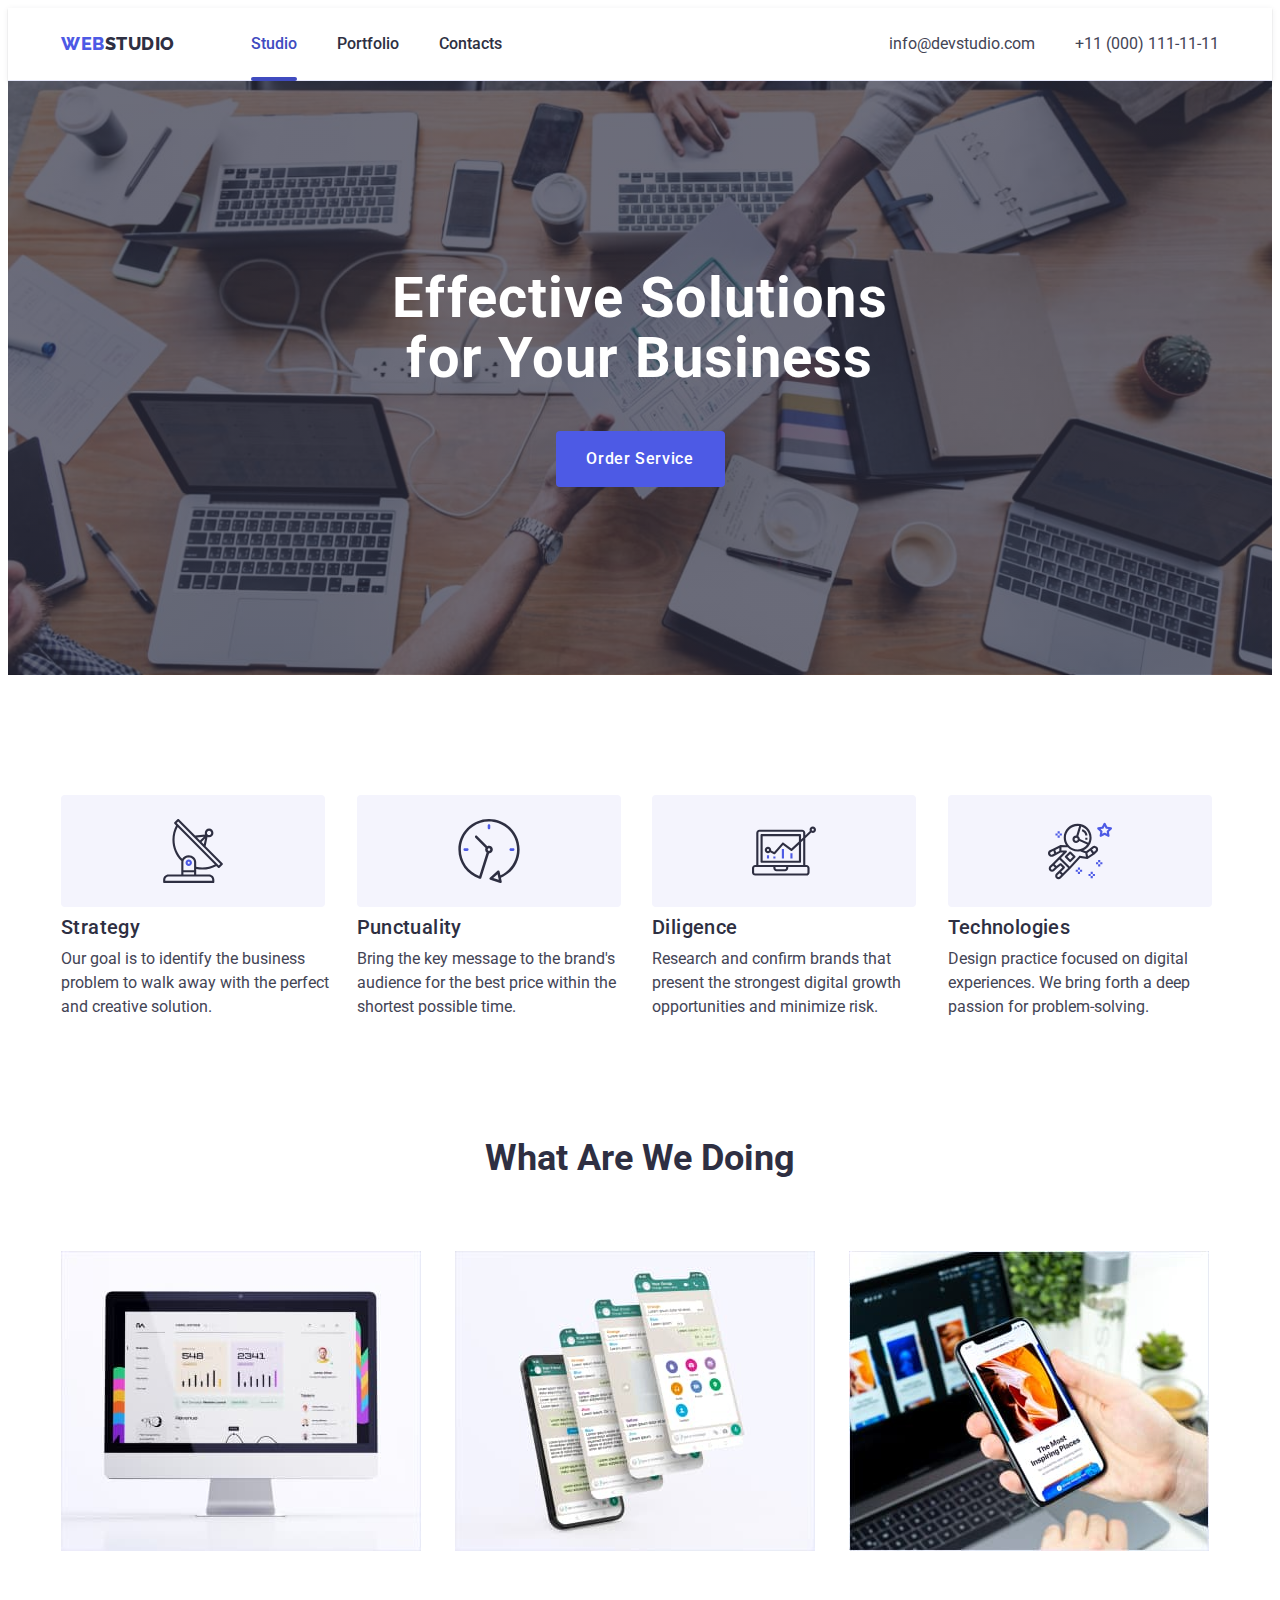
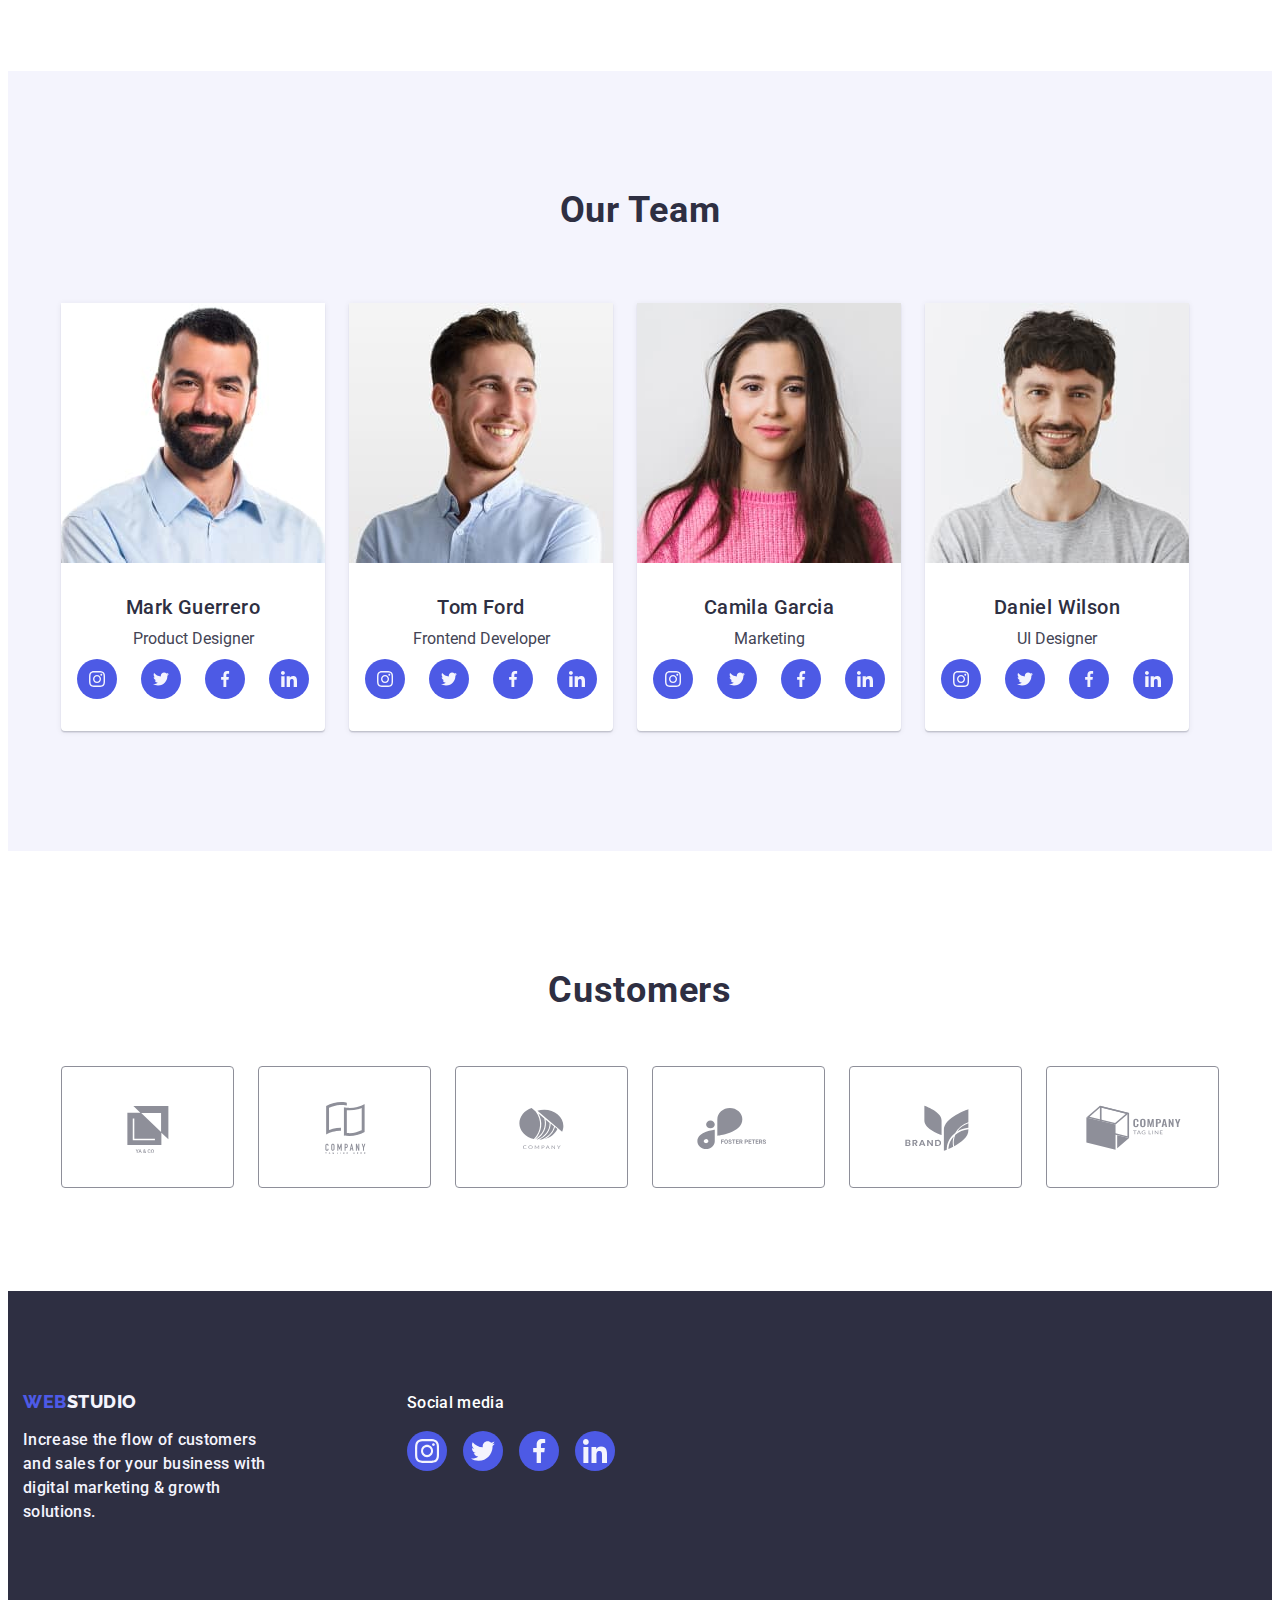
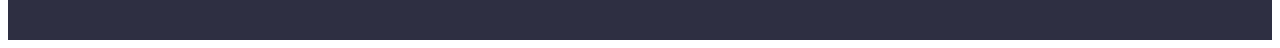
<file: index.html>
<!DOCTYPE html>
<html lang="en">
  <head>
    <meta charset="UTF-8" />
    <meta http-equiv="X-UA-Compatible" content="IE=edge" />
    <meta name="viewport" content="width=device-width, initial-scale=1.0" />
    <!-- Fonts -->
    <link rel="preconnect" href="https://fonts.googleapis.com" />
    <link rel="preconnect" href="https://fonts.gstatic.com" crossorigin />
    <link
      href="https://fonts.googleapis.com/css2?family=Raleway:wght@800&family=Roboto:wght@400;500;700;900&display=swap"
      rel="stylesheet"
    />
    <title>WebStudio</title>
    <!-- Normalize -->
    <link
      rel="stylesheet"
      href="https://cdnjs.cloudflare.com/ajax/libs/modern-normalize/2.0.0/modern-normalize.min.css"
      integrity="sha512-4xo8blKMVCiXpTaLzQSLSw3KFOVPWhm/TRtuPVc4WG6kUgjH6J03IBuG7JZPkcWMxJ5huwaBpOpnwYElP/m6wg=="
      crossorigin="anonymous"
      referrerpolicy="no-referrer"
    />
    <!-- Styles -->
    <link rel="stylesheet" href="./css/styles.css" />
  </head>
  <body>
    <!--------------- HEADER --------------->
    <header class="header">
      <div class="container header-container">
        <nav class="header-navigation">
          <a class="header-logo link" href="./index.html"
            >Web<span class="header-logo-design">Studio</span></a
          >
          <ul class="header-list list">
            <li class="header-menu-item">
              <a class="header-menu-link link current" href="./index.html"
                >Studio</a
              >
            </li>
            <li class="header-menu-item">
              <a class="header-menu-link link" href="./portfolio.html"
                >Portfolio</a
              >
            </li>
            <li class="header-menu-item">
              <a class="header-menu-link link" href="">Contacts </a>
            </li>
          </ul>
        </nav>
        <!--------------- CONTACTS --------------->
        <address class="address">
          <ul class="header-contacts-list list">
            <li class="contacts-item">
              <a class="contacts-link link" href="mailto:info@devstudio.com"
                >info@devstudio.com</a
              >
            </li>
            <li class="contacts-item">
              <a class="contacts-link link" href="tel:+110001111111"
                >+11 (000) 111-11-11</a
              >
            </li>
          </ul>
        </address>
      </div>
    </header>
    <!------------- MAIN --------------->
    <main class="main">
      <!--------------- Section 1 - HERO --------------->
      <section class="hero">
        <div class="container">
          <h1 class="hero-title">Effective Solutions for Your Business</h1>
          <button class="hero-btn" type="button" data-modal-open>
            Order Service
          </button>
        </div>
      </section>
      <!--------------- Section 2 - BENEFITS --------------->
      <section class="benefits">
        <div class="container">
          <h2 class="visually-hidden">Benefits</h2>
          <ul class="benefits-list list">
            <li class="benefits-item">
              <div class="benefits-icon-container">
                <svg class="icon" width="64" height="64">
                  <use href="./images/icons.svg#icon-antenna"></use>
                </svg>
              </div>
              <h3 class="benefits-title">Strategy</h3>
              <p class="benefits-text">
                Our goal is to identify the business problem to walk away with
                the perfect and creative solution.
              </p>
            </li>
            <li class="benefits-item">
              <div class="benefits-icon-container">
                <svg class="icon" width="64" height="64">
                  <use href="./images/icons.svg#icon-clock"></use>
                </svg>
              </div>
              <h3 class="benefits-title">Punctuality</h3>
              <p class="benefits-text">
                Bring the key message to the brand's audience for the best price
                within the shortest possible time.
              </p>
            </li>
            <li class="benefits-item">
              <div class="benefits-icon-container">
                <svg class="icon" width="64" height="64">
                  <use href="./images/icons.svg#icon-diagram"></use>
                </svg>
              </div>
              <h3 class="benefits-title">Diligence</h3>
              <p class="benefits-text">
                Research and confirm brands that present the strongest digital
                growth opportunities and minimize risk.
              </p>
            </li>
            <li class="benefits-item">
              <div class="benefits-icon-container">
                <svg class="icon" width="64" height="64">
                  <use href="./images/icons.svg#icon-astronaut"></use>
                </svg>
              </div>
              <h3 class="benefits-title">Technologies</h3>
              <p class="benefits-text">
                Design practice focused on digital experiences. We bring forth a
                deep passion for problem-solving.
              </p>
            </li>
          </ul>
        </div>
      </section>
      <!--------------- Section 3 - EXAMPLES --------------->
      <section class="examples">
        <div class="container">
          <h2 class="examples-title">What are we doing</h2>
          <ul class="examples-list list">
            <li class="examples-item">
              <img
                src="./images/computer.jpg"
                alt="the computer"
                width="360"
                height="300"
              />
            </li>
            <li class="examples-item">
              <img
                src="./images/screen.jpg"
                alt="the list of screens"
                width="360"
                height="300"
              />
            </li>
            <li class="examples-item">
              <img
                src="./images/mobile.jpg"
                alt="the mobile phone"
                width="360"
                height="300"
              />
            </li>
          </ul>
        </div>
      </section>
      <!--------------- Section 4 - TEAM --------------->
      <section class="team">
        <div class="container">
          <h2 class="team-title">Our Team</h2>
          <ul class="team-list list">
            <li class="team-item">
              <img
                src="./images/man1.jpg"
                alt="the black bearded man"
                width="264"
                height="260"
              />
              <div class="item-description">
                <h3 class="team-list-title">Mark Guerrero</h3>
                <p class="team-list-text">Product Designer</p>
                <ul class="team-media-list list">
                  <li class="team-media-item">
                    <a class="media-link link" href="#">
                      <svg class="icon" width="16" height="16">
                        <use href="./images/icons.svg#icon-instagram"></use>
                      </svg>
                    </a>
                  </li>
                  <li class="team-media-item">
                    <a class="media-link link" href="#">
                      <svg class="icon" width="16" height="16">
                        <use href="./images/icons.svg#icon-twitter"></use>
                      </svg>
                    </a>
                  </li>
                  <li class="team-media-item">
                    <a class="media-link link" href="#">
                      <svg class="icon" width="16" height="16">
                        <use href="./images/icons.svg#icon-facebook"></use>
                      </svg>
                    </a>
                  </li>
                  <li class="team-media-item">
                    <a class="media-link link" href="#">
                      <svg class="icon" width="16" height="16">
                        <use href="./images/icons.svg#icon-linkedin"></use>
                      </svg>
                    </a>
                  </li>
                </ul>
              </div>
            </li>
            <li class="team-item">
              <img
                src="./images/man2.jpg"
                alt="the man looking aside"
                width="264"
                height="260"
              />
              <div class="item-description">
                <h3 class="team-list-title">Tom Ford</h3>
                <p class="team-list-text">Frontend Developer</p>
                <ul class="team-media-list list">
                  <li class="team-media-item">
                    <a class="media-link link" href="#">
                      <svg class="icon" width="16" height="16">
                        <use href="./images/icons.svg#icon-instagram"></use>
                      </svg>
                    </a>
                  </li>
                  <li class="team-media-item">
                    <a class="media-link link" href="#">
                      <svg class="icon" width="16" height="16">
                        <use href="./images/icons.svg#icon-twitter"></use>
                      </svg>
                    </a>
                  </li>
                  <li class="team-media-item">
                    <a class="media-link link" href="#">
                      <svg class="icon" width="16" height="16">
                        <use href="./images/icons.svg#icon-facebook"></use>
                      </svg>
                    </a>
                  </li>
                  <li class="team-media-item">
                    <a class="media-link link" href="#">
                      <svg class="icon" width="16" height="16">
                        <use href="./images/icons.svg#icon-linkedin"></use>
                      </svg>
                    </a>
                  </li>
                </ul>
              </div>
            </li>
            <li class="team-item">
              <img
                src="./images/woman.jpg"
                alt="the woman wearing pink sweater"
                width="264"
                height="260"
              />
              <div class="item-description">
                <h3 class="team-list-title">Camila Garcia</h3>
                <p class="team-list-text">Marketing</p>
                <ul class="team-media-list list">
                  <li class="team-media-item">
                    <a class="media-link link" href="#">
                      <svg class="icon" width="16" height="16">
                        <use href="./images/icons.svg#icon-instagram"></use>
                      </svg>
                    </a>
                  </li>
                  <li class="team-media-item">
                    <a class="media-link link" href="#">
                      <svg class="icon" width="16" height="16">
                        <use href="./images/icons.svg#icon-twitter"></use>
                      </svg>
                    </a>
                  </li>
                  <li class="team-media-item">
                    <a class="media-link link" href="#">
                      <svg class="icon" width="16" height="16">
                        <use href="./images/icons.svg#icon-facebook"></use>
                      </svg>
                    </a>
                  </li>
                  <li class="team-media-item">
                    <a class="media-link link" href="#">
                      <svg class="icon" width="16" height="16">
                        <use href="./images/icons.svg#icon-linkedin"></use>
                      </svg>
                    </a>
                  </li>
                </ul>
              </div>
            </li>
            <li class="team-item">
              <img
                src="./images/man3.jpg"
                alt="the man wearing grey t-shirt"
                width="264"
                height="260"
              />
              <div class="item-description">
                <h3 class="team-list-title">Daniel Wilson</h3>
                <p class="team-list-text">UI Designer</p>
                <ul class="team-media-list list">
                  <li class="team-media-item">
                    <a class="media-link link" href="#">
                      <svg class="icon" width="16" height="16">
                        <use href="./images/icons.svg#icon-instagram"></use>
                      </svg>
                    </a>
                  </li>
                  <li class="team-media-item">
                    <a class="media-link link" href="#">
                      <svg class="icon" width="16" height="16">
                        <use href="./images/icons.svg#icon-twitter"></use>
                      </svg>
                    </a>
                  </li>
                  <li class="team-media-item">
                    <a class="media-link link" href="#">
                      <svg class="icon" width="16" height="16">
                        <use href="./images/icons.svg#icon-facebook"></use>
                      </svg>
                    </a>
                  </li>
                  <li class="team-media-item">
                    <a class="media-link link" href="#">
                      <svg class="icon" width="16" height="16">
                        <use href="./images/icons.svg#icon-linkedin"></use>
                      </svg>
                    </a>
                  </li>
                </ul>
              </div>
            </li>
          </ul>
        </div>
      </section>
      <!--------------- Section 5 - CUSTOMERS --------------->
      <section class="customers">
        <div class="container">
          <h2 class="customers-title">Customers</h2>
          <ul class="customers-list list">
            <li class="customers-item">
              <a class="customers-link link" href="#">
                <svg class="icon" width="104" height="56">
                  <use href="./images/icons.svg#icon-logoa"></use>
                </svg>
              </a>
            </li>
            <li class="customers-item">
              <a class="customers-link link" href="#">
                <svg class="icon" width="104" height="56">
                  <use href="./images/icons.svg#icon-logob"></use>
                </svg>
              </a>
            </li>
            <li class="customers-item">
              <a class="customers-link link" href="#">
                <svg class="icon" width="104" height="56">
                  <use href="./images/icons.svg#icon-logoc"></use>
                </svg>
              </a>
            </li>
            <li class="customers-item">
              <a class="customers-link link" href="#">
                <svg class="icon" width="104" height="56">
                  <use href="./images/icons.svg#icon-logod"></use>
                </svg>
              </a>
            </li>
            <li class="customers-item">
              <a class="customers-link link" href="#">
                <svg class="icon" width="104" height="56">
                  <use href="./images/icons.svg#icon-logof"></use>
                </svg>
              </a>
            </li>
            <li class="customers-item">
              <a class="customers-link link" href="#">
                <svg class="icon" width="104" height="56">
                  <use href="./images/icons.svg#icon-logog"></use>
                </svg>
              </a>
            </li>
          </ul>
        </div>
      </section>
    </main>
    <!--------------- FOOTER --------------->
    <footer class="footer">
      <div class="container footer-container">
        <div class="footer-logo-container">
          <a class="footer-logo link" href="./index.html"
            >Web<span class="footer-logo-design">Studio</span></a
          >
          <p class="footer-text">
            Increase the flow of customers and sales for your business with
            digital marketing & growth solutions.
          </p>
        </div>
        <div class="footer-media-container">
          <p class="footer-media-text">Social media</p>
          <ul class="footer-media-list list">
            <li class="footer-media-item">
              <a class="footer-media-link link" href="#">
                <svg class="icon" width="24" height="24">
                  <use href="./images/icons.svg#icon-instagram"></use>
                </svg>
              </a>
            </li>
            <li class="footer-media-item">
              <a class="footer-media-link link" href="#">
                <svg class="icon" width="24" height="24">
                  <use href="./images/icons.svg#icon-twitter"></use>
                </svg>
              </a>
            </li>
            <li class="footer-media-item">
              <a class="footer-media-link link" href="#">
                <svg class="icon" width="24" height="24">
                  <use href="./images/icons.svg#icon-facebook"></use>
                </svg>
              </a>
            </li>
            <li class="footer-media-item">
              <a class="footer-media-link link" href="#">
                <svg class="icon" width="24" height="24">
                  <use href="./images/icons.svg#icon-linkedin"></use>
                </svg>
              </a>
            </li>
          </ul>
        </div>
      </div>
    </footer>
    <!--------------- MODAL --------------->
    <div class="backdrop is-hidden" data-modal>
      <div class="modal">
        <button class="modal-btn" type="button" data-modal-close>
          <svg class="modal-close-icon" width="8" height="8">
            <use href="./images/icons.svg#icon-close"></use>
          </svg>
        </button>
      </div>
    </div>
    <script src="./js/modal.js"></script>
  </body>
</html>
</file>
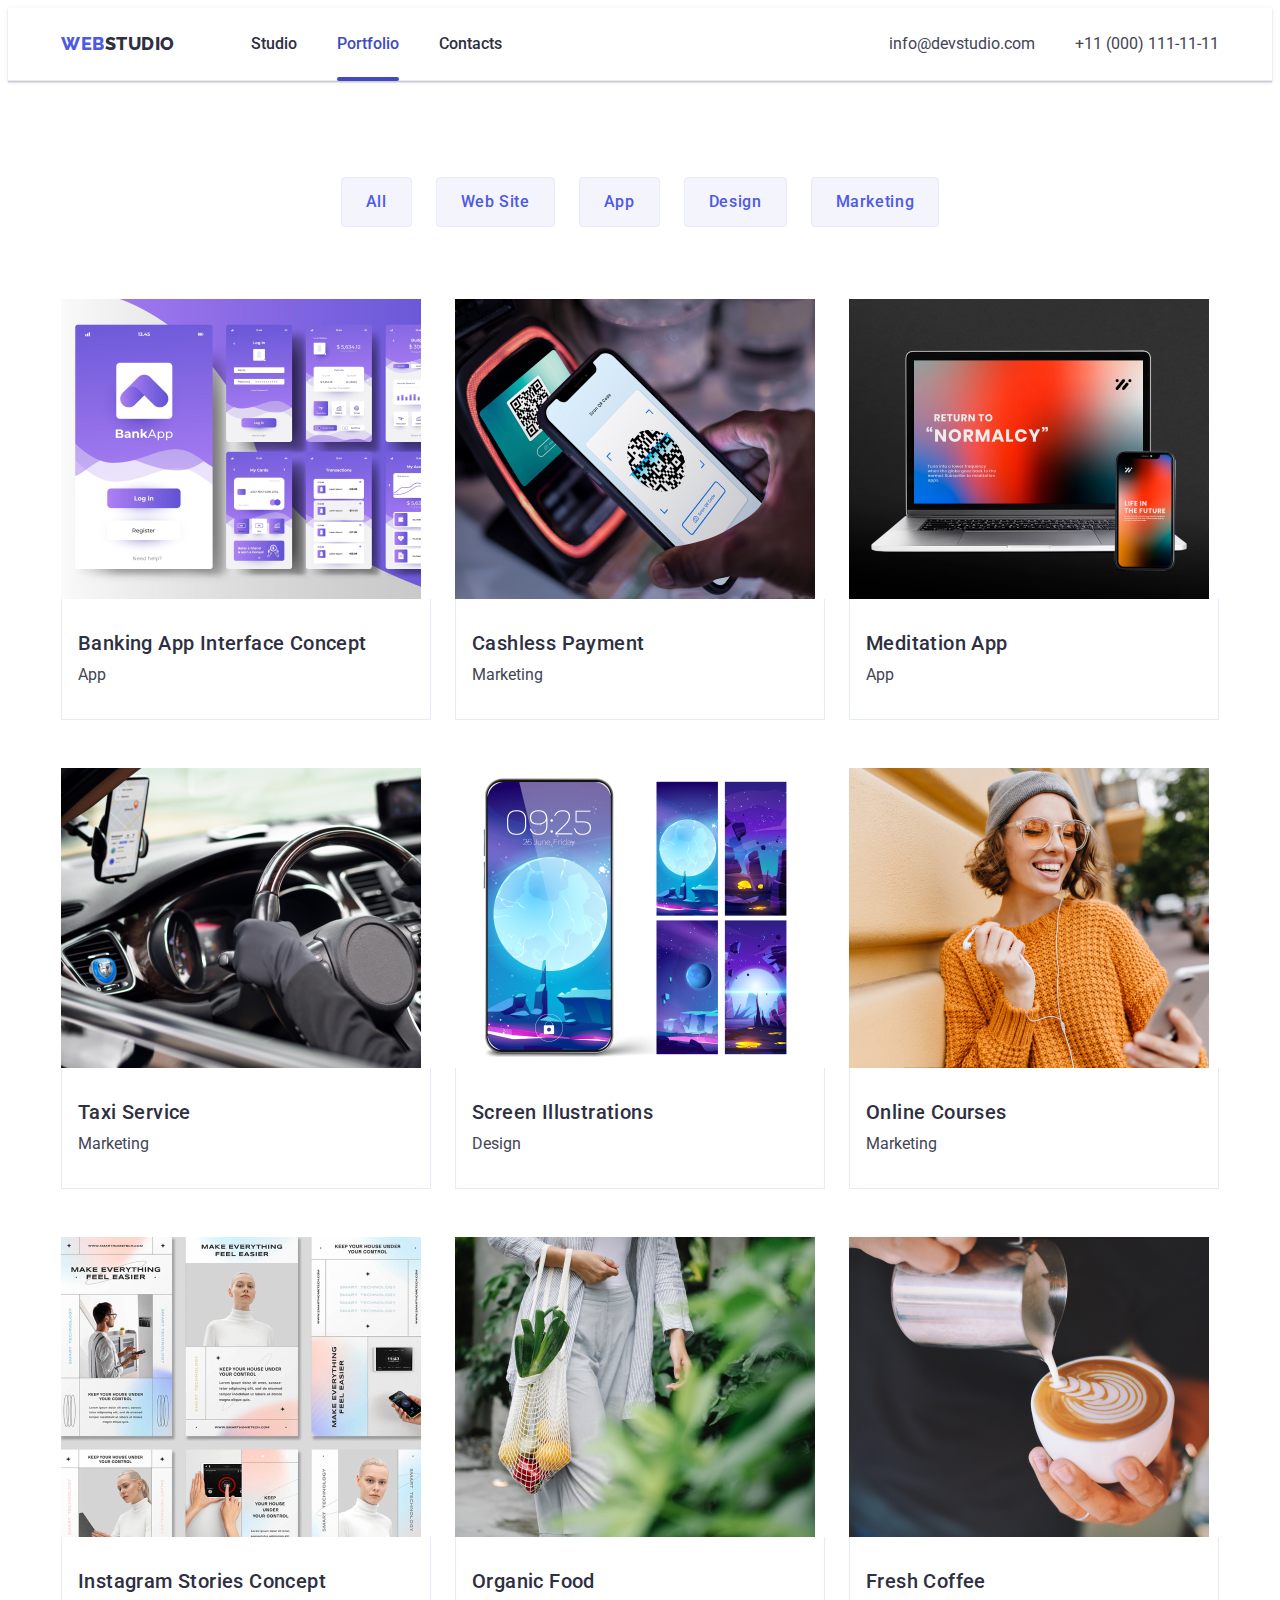
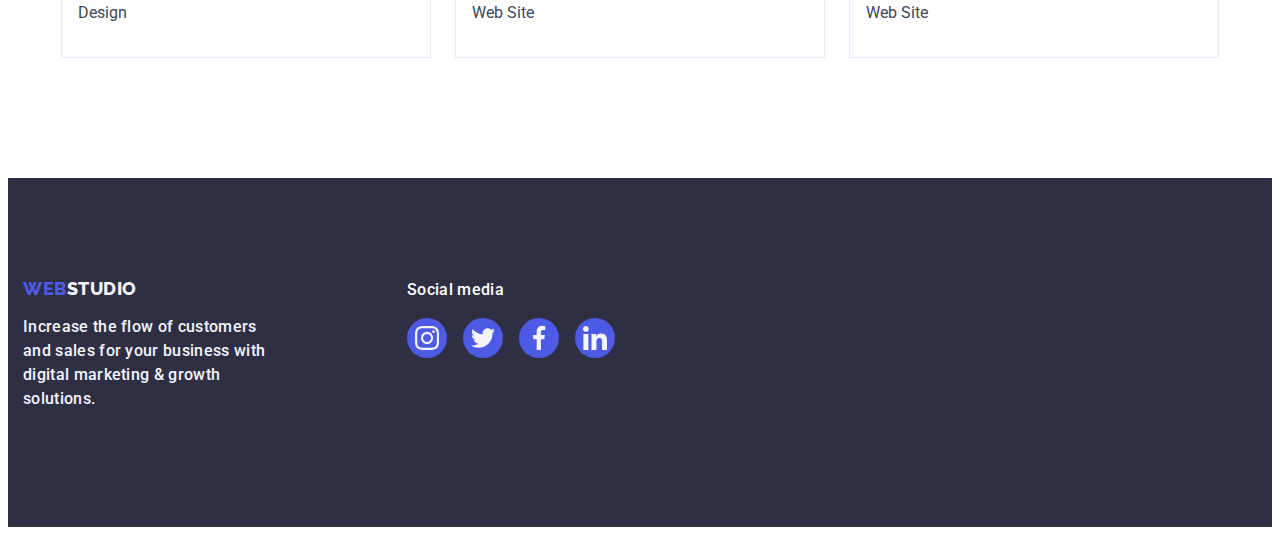
<file: portfolio.html>
<!DOCTYPE html>
<html lang="en">
  <head>
    <meta charset="UTF-8" />
    <meta http-equiv="X-UA-Compatible" content="IE=edge" />
    <meta name="viewport" content="width=device-width, initial-scale=1.0" />
    <!-- Fonts -->
    <link rel="preconnect" href="https://fonts.googleapis.com" />
    <link rel="preconnect" href="https://fonts.gstatic.com" crossorigin />
    <link
      href="https://fonts.googleapis.com/css2?family=Raleway:wght@800&family=Roboto:wght@400;500;700;900&display=swap"
      rel="stylesheet"
    />
    <title>Portfolio</title>
    <!-- Normalize -->
    <link
      rel="stylesheet"
      href="https://cdnjs.cloudflare.com/ajax/libs/modern-normalize/2.0.0/modern-normalize.min.css"
      integrity="sha512-4xo8blKMVCiXpTaLzQSLSw3KFOVPWhm/TRtuPVc4WG6kUgjH6J03IBuG7JZPkcWMxJ5huwaBpOpnwYElP/m6wg=="
      crossorigin="anonymous"
      referrerpolicy="no-referrer"
    />
    <!-- Styles -->
    <link rel="stylesheet" href="./css/styles.css" />
  </head>
  <body>
    <!------------- HEADER-PORTFOLIO ------------->
    <header class="header">
      <div class="container header-container">
        <nav class="header-navigation">
          <a class="header-logo link" href="./index.html"
            >Web<span class="header-logo-design">Studio</span></a
          >
          <ul class="header-list list">
            <li class="header-menu-item">
              <a class="header-menu-link link" href="./index.html">Studio</a>
            </li>
            <li class="header-menu-item">
              <a class="header-menu-link link current" href="./portfolio.html"
                >Portfolio</a
              >
            </li>
            <li class="header-menu-item">
              <a class="header-menu-link link" href="">Contacts </a>
            </li>
          </ul>
        </nav>
        <!------------- CONTACTS-PORTFOLIO ------------->
        <address class="address">
          <ul class="header-contacts-list list">
            <li class="contacts-item">
              <a class="contacts-link link" href="mailto:info@devstudio.com"
                >info@devstudio.com</a
              >
            </li>
            <li class="contacts-item">
              <a class="contacts-link link" href="tel:+110001111111"
                >+11 (000) 111-11-11</a
              >
            </li>
          </ul>
        </address>
      </div>
    </header>
    <!------------- MAIN-PORTFOLIO ------------->
    <main>
      <section class="portfolio-section">
        <div class="container">
          <h1 class="visually-hidden">Portfolio</h1>
          <ul class="main-list list">
            <li class="main-item">
              <button class="main-btn" type="button">All</button>
            </li>
            <li class="main-item">
              <button class="main-btn" type="button">Web Site</button>
            </li>
            <li class="main-item">
              <button class="main-btn" type="button">App</button>
            </li>
            <li class="main-item">
              <button class="main-btn" type="button">Design</button>
            </li>
            <li class="main-item">
              <button class="main-btn" type="button">Marketing</button>
            </li>
          </ul>
          <ul class="categories-list list">
            <li class="categories-item">
              <a class="categories-link link" href="">
                <div class="categories-cover-block">
                  <img
                    src="./images/card1.jpg"
                    alt="banking app interface"
                    width="360"
                    height="300"
                  />
                  <p class="categories-cover-text">
                    14 Stylish and User-Friendly App Design Concepts · Task
                    Manager App · Calorie Tracker App · Exotic Fruit Ecommerce
                    App · Cloud Storage App
                  </p>
                </div>
                <div class="categories-info-container">
                  <h2 class="categories-title">
                    Banking App Interface Concept
                  </h2>
                  <p class="categories-text">App</p>
                </div>
              </a>
            </li>
            <li class="categories-item">
              <a class="categories-link link" href="">
                <div class="categories-cover-block">
                  <img
                    src="./images/card2.jpg"
                    alt="cashless payment"
                    width="360"
                    height="300"
                  />
                  <p class="categories-cover-text">
                    14 Stylish and User-Friendly App Design Concepts · Task
                    Manager App · Calorie Tracker App · Exotic Fruit Ecommerce
                    App · Cloud Storage App
                  </p>
                </div>
                <div class="categories-info-container">
                  <h2 class="categories-title">Cashless Payment</h2>
                  <p class="categories-text">Marketing</p>
                </div>
              </a>
            </li>
            <li class="categories-item">
              <a class="categories-link link" href="">
                <div class="categories-cover-block">
                  <img
                    src="./images/card3.jpg"
                    alt="laptop and smartphone"
                    width="360"
                    height="300"
                  />
                  <p class="categories-cover-text">
                    14 Stylish and User-Friendly App Design Concepts · Task
                    Manager App · Calorie Tracker App · Exotic Fruit Ecommerce
                    App · Cloud Storage App
                  </p>
                </div>
                <div class="categories-info-container">
                  <h2 class="categories-title">Meditation App</h2>
                  <p class="categories-text">App</p>
                </div>
              </a>
            </li>
            <li class="categories-item">
              <a class="categories-link link" href="">
                <div class="categories-cover-block">
                  <img
                    src="./images/card4.jpg"
                    alt="driver"
                    width="360"
                    height="300"
                  />
                  <p class="categories-cover-text">
                    14 Stylish and User-Friendly App Design Concepts · Task
                    Manager App · Calorie Tracker App · Exotic Fruit Ecommerce
                    App · Cloud Storage App
                  </p>
                </div>
                <div class="categories-info-container">
                  <h2 class="categories-title">Taxi Service</h2>
                  <p class="categories-text">Marketing</p>
                </div>
              </a>
            </li>
            <li class="categories-item">
              <a class="categories-link link" href="">
                <div class="categories-cover-block">
                  <img
                    src="./images/card5.jpg"
                    alt="screen illustrations"
                    width="360"
                    height="300"
                  />
                  <p class="categories-cover-text">
                    14 Stylish and User-Friendly App Design Concepts · Task
                    Manager App · Calorie Tracker App · Exotic Fruit Ecommerce
                    App · Cloud Storage App
                  </p>
                </div>
                <div class="categories-info-container">
                  <h2 class="categories-title">Screen Illustrations</h2>
                  <p class="categories-text">Design</p>
                </div>
              </a>
            </li>
            <li class="categories-item">
              <a class="categories-link link" href="">
                <div class="categories-cover-block">
                  <img
                    src="./images/card6.jpg"
                    alt="smiling woman"
                    width="360"
                    height="300"
                  />
                  <p class="categories-cover-text">
                    14 Stylish and User-Friendly App Design Concepts · Task
                    Manager App · Calorie Tracker App · Exotic Fruit Ecommerce
                    App · Cloud Storage App
                  </p>
                </div>
                <div class="categories-info-container">
                  <h2 class="categories-title">Online Courses</h2>
                  <p class="categories-text">Marketing</p>
                </div>
              </a>
            </li>
            <li class="categories-item">
              <a class="categories-link link" href="">
                <div class="categories-cover-block">
                  <img
                    src="./images/card7.jpg"
                    alt="layouts of instagram stories"
                    width="360"
                    height="300"
                  />
                  <p class="categories-cover-text">
                    14 Stylish and User-Friendly App Design Concepts · Task
                    Manager App · Calorie Tracker App · Exotic Fruit Ecommerce
                    App · Cloud Storage App
                  </p>
                </div>
                <div class="categories-info-container">
                  <h2 class="categories-title">Instagram Stories Concept</h2>
                  <p class="categories-text">Design</p>
                </div>
              </a>
            </li>
            <li class="categories-item">
              <a class="categories-link link" href="">
                <div class="categories-cover-block">
                  <img
                    src="./images/card8.jpg"
                    alt="eco-bag filled with fruits"
                    width="360"
                    height="300"
                  />
                  <p class="categories-cover-text">
                    14 Stylish and User-Friendly App Design Concepts · Task
                    Manager App · Calorie Tracker App · Exotic Fruit Ecommerce
                    App · Cloud Storage App
                  </p>
                </div>
                <div class="categories-info-container">
                  <h2 class="categories-title">Organic Food</h2>
                  <p class="categories-text">Web Site</p>
                </div>
              </a>
            </li>
            <li class="categories-item">
              <a class="categories-link link" href="">
                <div class="categories-cover-block">
                  <img
                    src="./images/card9.jpg"
                    alt="barista making coffee"
                    width="360"
                    height="300"
                  />
                  <p class="categories-cover-text">
                    14 Stylish and User-Friendly App Design Concepts · Task
                    Manager App · Calorie Tracker App · Exotic Fruit Ecommerce
                    App · Cloud Storage App
                  </p>
                </div>
                <div class="categories-info-container">
                  <h2 class="categories-title">Fresh Coffee</h2>
                  <p class="categories-text">Web Site</p>
                </div>
              </a>
            </li>
          </ul>
        </div>
      </section>
    </main>
    <!------------- FOOTER-PORTFOLIO ------------->
    <footer class="footer">
      <div class="container footer-container">
        <div class="footer-logo-container">
          <a class="footer-logo link" href="./index.html"
            >Web<span class="footer-logo-design">Studio</span></a
          >
          <p class="footer-text">
            Increase the flow of customers and sales for your business with
            digital marketing & growth solutions.
          </p>
        </div>
        <div class="footer-media-container">
          <p class="footer-media-text">Social media</p>
          <ul class="footer-media-list list">
            <li class="footer-media-item">
              <a class="footer-media-link link" href="#">
                <svg class="icon" width="24" height="24">
                  <use href="./images/icons.svg#icon-instagram"></use>
                </svg>
              </a>
            </li>
            <li class="footer-media-item">
              <a class="footer-media-link link" href="#">
                <svg class="icon" width="24" height="24">
                  <use href="./images/icons.svg#icon-twitter"></use>
                </svg>
              </a>
            </li>
            <li class="footer-media-item">
              <a class="footer-media-link link" href="#">
                <svg class="icon" width="24" height="24">
                  <use href="./images/icons.svg#icon-facebook"></use>
                </svg>
              </a>
            </li>
            <li class="footer-media-item">
              <a class="footer-media-link link" href="#">
                <svg class="icon" width="24" height="24">
                  <use href="./images/icons.svg#icon-linkedin"></use>
                </svg>
              </a>
            </li>
          </ul>
        </div>
      </div>
    </footer>
  </body>
</html>
</file>
<file: css/styles.css>
:root {
  /* -----------STUDIO-INDEX----------- */
  --main-text-color: #434455;
  --white-for-project: #ffffff;
  --header-hover: #404bbf;
  --title-color: #2e2f42;
  --current-color: #404bbf;
  /* ------------LOGO----------- */
  --main-logo-color: #4d5ae5;
  --secondary-logo-header: #2e2f42;
  /* -----------CONTACTS----------- */
  --contacts-color: #434455;
  /* -----------HERO----------- */
  --hero-background-color: #2e2f42;
  --hero-button-background: #4d5ae5;
  --hero-button-hover: #404bbf;
  /* -----------BENEFITS-SECTION-----------  */
  --benefits-icon-container-bg: #f4f4fd;
  /* -----------TEAM-SECTION----------- */
  --team-background-color: #f4f4fd;
  --icon-background-color: #4d5ae5;
  --team-media-hover: #404bbf;
  /* -----------CUSTOMERS-SECTION----------- */
  --customers-icon-fill: #8e8f99;
  --customers-border-color: #8e8f99;
  --customers-logo-hover: #404bbf;
  --customers-border-hover-color: #404bbf;
  /* -----------FOOTER----------- */
  --footer-background-color: #2e2f42;
  --footer-logo-color: #4d5ae5;
  --secondary-logo-footer: #f4f4fd;
  --footer-text: #f4f4fd;
  --footer-media-hover: #31d0aa;
  --icon-media-fill: #f4f4fd;
  /* -----------PORTFOLIO----------- */
  --main-button-background: #f4f4fd;
  --main-button-text: #4d5ae5;
  --categories-text-color: #434455;
  --categories-cover-color: #f4f4fd;
  --categories-cover-bgc: #4d5ae5;
  /* -----------FONT----------- */
  --second-title-size: 36px;
  --second-title-height: 1.11;
  --second-title-transform: capitalize;
  --third-title-weight: 500;
  --third-title-size: 20px;
  --third-title-height: 1.2;
  /* -----------TRANSITION----------- */
  --transition: 250ms cubic-bezier(0.4, 0, 0.2, 1);
}

/*todo -----------GLOBAL-STYLES----------- */
body {
  font-family: Roboto, sans-serif;
  font-size: 16px;
  line-height: 1.5;
  color: var(--main-text-color);
  background-color: var(--white-for-project);
}

p,
h1,
h2,
h3,
h4,
h5,
h6 {
  margin-top: 0;
  margin-bottom: 0;
}

ul {
  margin-top: 0;
  margin-bottom: 0;
  padding-left: 0;
}

img {
  display: block;
}

.link {
  text-decoration: none;
}

.list {
  list-style-type: none;
}

.container {
  width: 100%;
  max-width: 1158px;
  padding-right: 15px;
  padding-left: 15px;
  margin: 0 auto;
}

.icon {
  fill: currentColor;
}

/*! -----------STUDIO-INDEX----------- */

/*~ -----------HEADER----------- */
.header {
  border-bottom: 1px solid #e7e9fc;
  box-shadow: 0px 2px 1px rgba(46, 47, 66, 0.08),
    0px 1px 1px rgba(46, 47, 66, 0.16), 0px 1px 6px rgba(46, 47, 66, 0.08);
}

.header-container {
  display: flex;
  align-items: center;
}

/*~ -----------HEADER-LOGO----------- */

.header-logo {
  font-family: "Raleway", sans-serif;
  font-weight: 800;
  font-size: 18px;
  line-height: 1.17;
  letter-spacing: 0.03em;
  text-transform: uppercase;
  color: var(--main-logo-color);
  display: inline-block;
  margin-right: 76px;
}

.link .header-logo-design {
  color: var(--secondary-logo-header);
}

/*~ -----------HEADER-MENU----------- */

.header-list {
  display: flex;
  gap: 40px;
}

.header-menu-link {
  display: block;
  font-weight: 500;
  line-height: 1.5;
  color: var(--title-color);
  padding: 24px 0;
  transition: color var(--transition);
}

.header-menu-link:hover,
.header-menu-link:focus {
  color: var(--header-hover);
}

.current {
  position: relative;
  color: var(--header-hover);
}

.current::after {
  content: "";
  position: absolute;
  width: 100%;
  height: 4px;
  background-color: var(--current-color);
  border-radius: 2px;
  bottom: -1px;
  left: 0;
}

.header-navigation {
  display: flex;
  align-items: center;
}

/*~ -----------CONTACTS----------- */
.header-contacts-list {
  display: flex;
  gap: 40px;
}

.address {
  font-style: normal;
  margin-left: auto;
}

.contacts-link {
  color: var(--contacts-color);
  transition: color var(--transition);
}

.contacts-link:hover,
.contacts-link:focus {
  color: var(--header-hover);
}

/*~ -----------HERO----------- */

.hero {
  background-color: var(--hero-background-color);
  max-width: 1440px;
  padding-top: 188px;
  padding-bottom: 188px;
  margin: 0 auto;
  background-image: linear-gradient(
      180deg,
      rgba(46, 47, 66, 0.7),
      rgba(46, 47, 66, 0.7)
    ),
    url(../images/people-office.jpeg);
  background-repeat: no-repeat;
  background-size: cover;
  background-position: center;
}

.hero-title {
  font-size: 56px;
  line-height: 1.07;
  letter-spacing: 0.02em;
  text-align: center;
  color: var(--white-for-project);
  max-width: 496px;
  margin-bottom: 42px;
  margin-left: auto;
  margin-right: auto;
}

.hero-btn {
  font-family: "Roboto", sans-serif;
  font-size: 16px;
  line-height: 1.5;
  font-weight: 500;
  letter-spacing: 0.04em;
  color: var(--white-for-project);
  background-color: var(--hero-button-background);
  cursor: pointer;
  display: block;
  min-width: 169px;
  height: 56px;
  border: none;
  border-radius: 4px;
  margin: 0 auto;
  transition: background-color var(--transition);
}

.hero-btn:hover,
.hero-btn:focus {
  background-color: var(--hero-button-hover);
}

/*~ -----------BENEFITS----------- */

.benefits-title {
  font-weight: var(--third-title-weight);
  font-size: var(--third-title-size);
  line-height: var(--third-title-height);
  letter-spacing: 0.02em;
  color: var(--title-color);
  margin-bottom: 8px;
}

.benefits {
  padding-top: 120px;
  padding-bottom: 120px;
}

.benefits-icon-container {
  width: 264px;
  height: 112px;
  background-color: var(--benefits-icon-container-bg);
  display: flex;
  justify-content: center;
  align-items: center;
  border-radius: 4px;
  margin-bottom: 8px;
}

.benefits-list {
  display: flex;
  gap: 24px;
}

.benefits-item {
  width: calc((100% - 72px) / 4);
}

.visually-hidden {
  position: absolute;
  width: 1px;
  height: 1px;
  margin: -1px;
  border: 0;
  padding: 0;
  white-space: nowrap;
  clip-path: inset(100%);
  clip: rect(0 0 0 0);
  overflow: hidden;
}

/*~ -----------EXAMPLES----------- */

.examples {
  padding-bottom: 120px;
}

.examples-title {
  font-size: var(--second-title-size);
  line-height: var(--second-title-height);
  text-transform: var(--second-title-transform);
  text-align: center;
  margin-bottom: 72px;
  color: var(--title-color);
}

.examples-list {
  display: flex;
  gap: 24px;
}

.examples-item {
  width: calc((100% - 24px * 2) / 3);
}

/*~ -----------TEAM----------- */

.team {
  background-color: var(--team-background-color);
  padding-top: 120px;
  padding-bottom: 120px;
}

.team-title {
  font-size: var(--second-title-size);
  line-height: var(--second-title-height);
  letter-spacing: 0.02em;
  text-transform: var(--second-title-transform);
  text-align: center;
  color: var(--title-color);
  margin-bottom: 72px;
}

.team-list {
  display: flex;
  gap: 24px;
}

.team-item {
  background-color: var(--white-for-project);
  border-radius: 0px 0px 4px 4px;
  box-shadow: 0px 1px 6px rgba(46, 47, 66, 0.08),
    0px 1px 1px rgba(46, 47, 66, 0.16), 0px 2px 1px rgba(46, 47, 66, 0.08);
}

.team-list-title {
  font-weight: var(--third-title-weight);
  font-size: var(--third-title-size);
  line-height: var(--third-title-height);
  letter-spacing: 0.02em;
  text-align: center;
  color: var(--title-color);
  margin-bottom: 8px;
}

.team-list-text {
  text-align: center;
}

.item-description {
  padding: 32px 0;
}

.team-media-list {
  display: flex;
  margin-top: 8px;
  align-items: center;
  justify-content: center;
  gap: 24px;
}

.team-media-item {
  width: 40px;
  height: 40px;
}

.media-link:hover,
.media-link:focus {
  background-color: var(--team-media-hover);
}

.media-link {
  display: flex;
  width: 100%;
  height: 100%;
  align-items: center;
  justify-content: center;
  color: var(--icon-media-fill);
  background-color: var(--icon-background-color);
  border-radius: 50%;
  transition: background-color var(--transition);
}

/*~ -----------CUSTOMERS----------- */

.customers {
  padding: 120px 0;
}
.customers-title {
  font-size: var(--second-title-size);
  line-height: var(--second-title-height);
  text-align: center;
  letter-spacing: 0.02em;
  text-transform: var(--second-title-transform);
  margin-bottom: 72px;
  color: var(--title-color);
}

.customers-list {
  display: flex;
  gap: 24px;
}

.customers-item {
  width: calc((100% - 5 * 24px) / 6);
  height: 88px;
  display: flex;
  justify-content: center;
  align-items: center;
}

.customers-link:hover,
.customers-link:focus {
  color: var(--customers-logo-hover);
  border-color: var(--customers-border-hover-color);
}

.customers-link {
  display: flex;
  justify-content: center;
  align-items: center;
  padding: 16px 32px;
  color: var(--customers-icon-fill);
  border: 1px solid var(--customers-border-color);
  border-radius: 4px;
  width: 100%;
  height: 100%;
  transition: border-color var(--transition), color var(--transition);
}

/*~ -----------FOOTER----------- */

.footer {
  background-color: var(--footer-background-color);
  padding-top: 100px;
  padding-bottom: 100px;
}

.footer-container {
  display: flex;
  align-items: baseline;
  margin-right: 120px;
}

.footer-logo-container {
  margin-right: 120px;
}

.footer-logo {
  font-family: "Raleway", sans-serif;
  font-weight: 800;
  font-size: 18px;
  line-height: 1.17;
  letter-spacing: 0.03em;
  text-transform: uppercase;
  color: var(--footer-logo-color);
  display: inline-block;
  margin-bottom: 16px;
}

.footer-logo-design {
  color: var(--secondary-logo-footer);
}

.footer-text {
  font-weight: 500;
  letter-spacing: 0.02em;
  color: var(--footer-text);
  max-width: 264px;
  margin-bottom: 16px;
  letter-spacing: 0.02em;
  margin-bottom: 16px;
}

.footer-media-text {
  font-weight: 500;
  letter-spacing: 0.02em;
  margin-bottom: 16px;
  color: var(--white-for-project);
}

.footer-media-list {
  display: flex;
  margin-top: 8px;
  align-items: center;
  justify-content: center;
  gap: 16px;
}

.footer-media-link {
  display: flex;
  width: 100%;
  height: 100%;
  align-items: center;
  justify-content: center;
  color: var(--icon-media-fill);
  background-color: var(--icon-background-color);
  border-radius: 50%;
  transition: background-color var(--transition);
}

.footer-media-item {
  width: 40px;
  height: 40px;
}

.footer-media-link:hover,
.footer-media-link:focus {
  background-color: var(--footer-media-hover);
}

/*& ------------------PORTFOLIO----------------- */

.portfolio-section {
  padding-top: 96px;
  padding-bottom: 120px;
}

/*? -----------MAIN-PORTFOLIO----------- */

.main-list {
  display: flex;
  gap: 24px;
  justify-content: center;
  margin-bottom: 72px;
}

.main-btn {
  font-family: "Roboto", sans-serif;
  font-weight: var(--third-title-weight);
  font-size: 16px;
  line-height: 1.5;
  letter-spacing: 0.04em;
  text-align: center;
  background-color: var(--main-button-background);
  color: var(--main-button-text);
  cursor: pointer;
  padding: 12px 24px;
  border-radius: 4px;
  border: 1px solid #e7e9fc;
  transition: color var(--transition), background-color var(--transition),
    box-shadow var(--transition), border-color var(--transition);
}

.main-btn:hover,
.main-btn:focus {
  color: var(--white-for-project);
  background-color: var(--hero-button-hover);
  border: 1px solid transparent;
  box-shadow: 0px 3px 1px rgba(0, 0, 0, 0.1), 0px 2px 1px rgba(0, 0, 0, 0.08),
    0px 2px 2px rgba(0, 0, 0, 0.12);
}

/*? -----------CATEGORIES-PORTFOLIO----------- */

.categories-title {
  font-weight: 500;
  font-size: 20px;
  line-height: 1.2;
  letter-spacing: 0.02em;
  color: var(--title-color);
  margin-bottom: 8px;
}

.categories-text {
  color: var(--categories-text-color);
}

.categories-link {
  display: block;
  transition: box-shadow var(--transition);
}

.categories-list {
  display: flex;
  flex-wrap: wrap;
  gap: 48px 24px;
}

.categories-item {
  width: calc((100% - 24px * 2) / 3);
  background-color: var(--white-for-project);
}

.categories-link:hover,
.categories-link:focus {
  box-shadow: 0px 1px 6px rgba(46, 47, 66, 0.08),
    0px 1px 1px rgba(46, 47, 66, 0.16), 0px 2px 1px rgba(46, 47, 66, 0.08);
}

.categories-info-container {
  border: 1px solid #e7e9fc;
  border-top: none;
  padding: 32px 16px;
}

.categories-cover-block {
  position: relative;
  overflow: hidden;
}

.categories-cover-text {
  font-size: 16px;
  letter-spacing: 0.02em;
  line-height: 1.5;
  color: var(--categories-cover-color);
  position: absolute;
  background-color: var(--categories-cover-bgc);
  height: 100%;
  width: 100%;
  top: 0;
  left: 0;
  padding: 40px 32px;
  transform: translateY(100%);
  transition: transform var(--transition);
}

.categories-link:hover .categories-cover-text,
.categories-link:focus .categories-cover-text {
  transform: translateY(0%);
}

/*TODO -----------MODAL WINDOW----------- */

.backdrop {
  position: fixed;
  top: 0;
  z-index: 999;
  width: 100%;
  height: 100%;
  background-color: rgba(46, 47, 66, 0.4);
  transition: opacity var(--transition), visibility var(--transition);
}

.modal {
  width: 408px;
  min-height: 584px;
  box-shadow: 0px 1px 1px rgba(0, 0, 0, 0.14), 0px 1px 3px rgba(0, 0, 0, 0.12),
    0px 2px 1px rgba(0, 0, 0, 0.2);
  border-radius: 4px;
  background-color: #fcfcfc;
  position: absolute;
  top: 50%;
  left: 50%;
  transform: translate(-50%, -50%) scale(1) rotate(0);
  transition: transform var(--transition);
}

.backdrop.is-hidden .modal {
  transform: translate(-50%, -50%) scale(0) rotate(-360deg);
}

.modal-btn {
  background-color: #e7e9fc;
  border: 1px solid rgba(0, 0, 0, 0.1);
  width: 24px;
  height: 24px;
  padding: 0;
  border-radius: 50%;
  position: absolute;
  right: 24px;
  top: 24px;
  cursor: pointer;
  display: flex;
  justify-content: center;
  align-items: center;
  transition: background-color var(--transition), border var(--transition);
}

.modal-btn:hover,
.modal-btn:focus {
  background-color: #404bbf;
  fill: var(--white-for-project);
  border: none;
}

.modal-close-icon {
  transition: fill var(--transition);
}

.is-hidden {
  visibility: hidden;
  opacity: 0;
  pointer-events: none;
}
</file>
